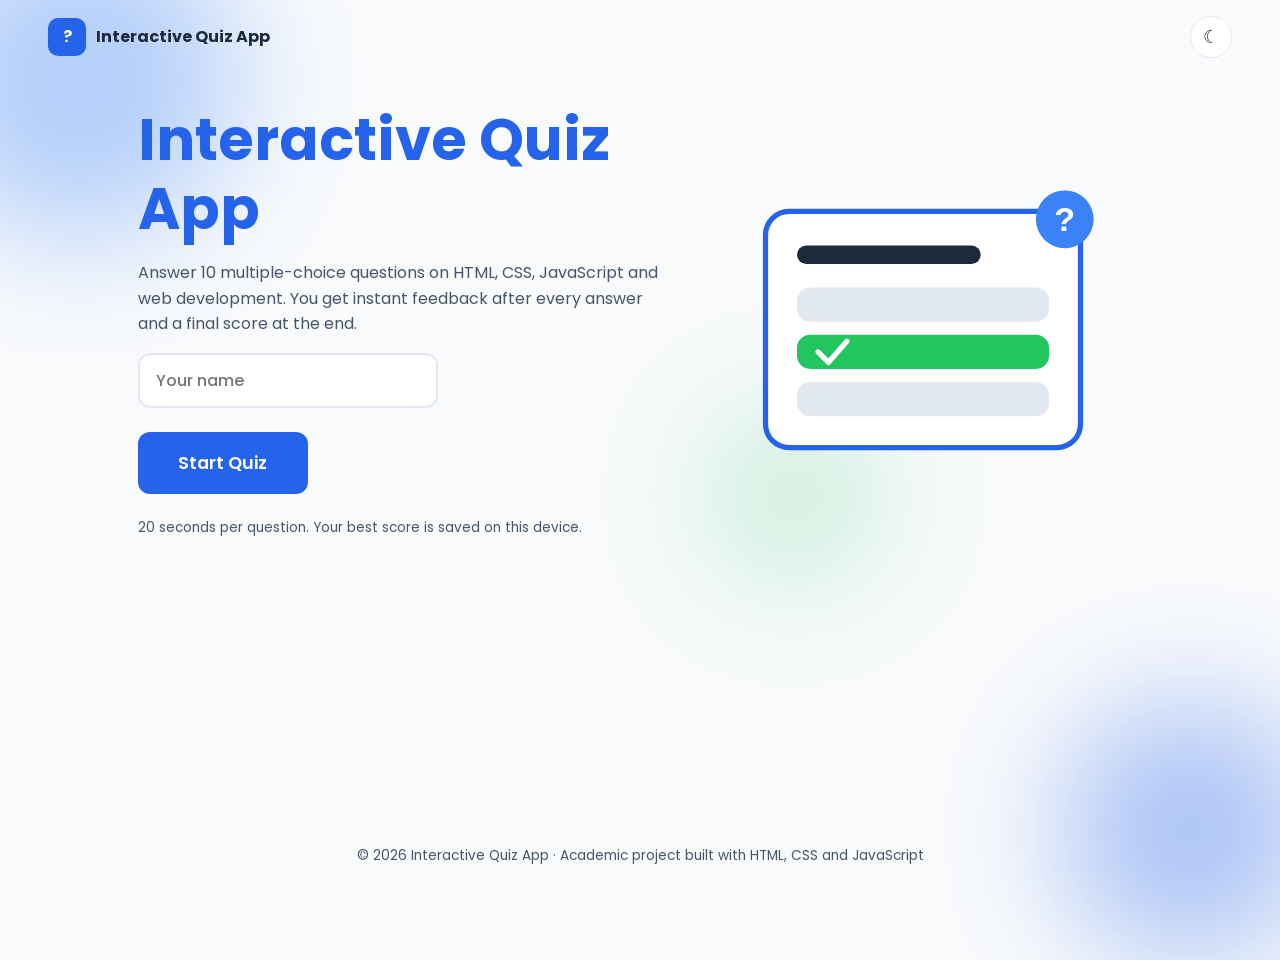
<file: quiz-app/index.html>
<!DOCTYPE html>
<html lang="en">

<head>
  <meta charset="UTF-8">
  <meta name="viewport" content="width=device-width, initial-scale=1.0">
  <meta name="author" content="Your Name">
  <link rel="icon" href="assets/icons/favicon.svg" type="image/svg+xml">
  <link rel="preconnect" href="https://fonts.googleapis.com">
  <link rel="preconnect" href="https://fonts.gstatic.com" crossorigin>
  <link href="https://fonts.googleapis.com/css2?family=Poppins:wght@400;500;600;700&amp;display=swap" rel="stylesheet">
  <link rel="stylesheet" href="css/style.css">
  <title>Interactive Quiz App | Test your web development knowledge</title>
  <meta name="description"
    content="Answer 10 multiple-choice questions about HTML, CSS, JavaScript and web development and get instant feedback.">
  <meta name="keywords" content="quiz, html, css, javascript, web development">
</head>

<body data-page="home">
  <div class="bg-shapes" aria-hidden="true"><span></span><span></span><span></span></div>
  <header class="site-header">
    <a class="brand" href="index.html" data-nav><span class="logo" aria-hidden="true">?</span> Interactive Quiz App</a>
    <button class="icon-btn" id="theme-toggle" type="button" aria-label="Switch to dark mode"
      aria-pressed="false">&#9790;</button>
  </header>
  <main id="main" class="hero">
    <section class="hero-text" aria-labelledby="title">
      <h1 id="title">Interactive Quiz App</h1>
      <p>Answer 10 multiple-choice questions on HTML, CSS, JavaScript and web development. You get instant feedback
        after every answer and a final score at the end.</p>
      <label for="player" class="sr-only">Your name</label>
      <input id="player" class="player-input" type="text" maxlength="30" placeholder="Your name"
        autocomplete="nickname">
      <a class="btn btn-primary" href="quiz.html" data-nav>Start Quiz</a>
      <p class="hint">20 seconds per question. Your best score is saved on this device.</p>
    </section>
    <section class="hero-art" aria-label="Illustration">
      <img src="assets/images/illustration.svg" alt="A quiz card with a correct answer highlighted in green" width="320"
        height="240">
    </section>
  </main>
  <footer class="site-footer">
    <p>&copy; 2026 Interactive Quiz App &middot; Academic project built with HTML, CSS and JavaScript</p>
  </footer>
  <script src="js/app.js"></script>
</body>

</html>
</file>
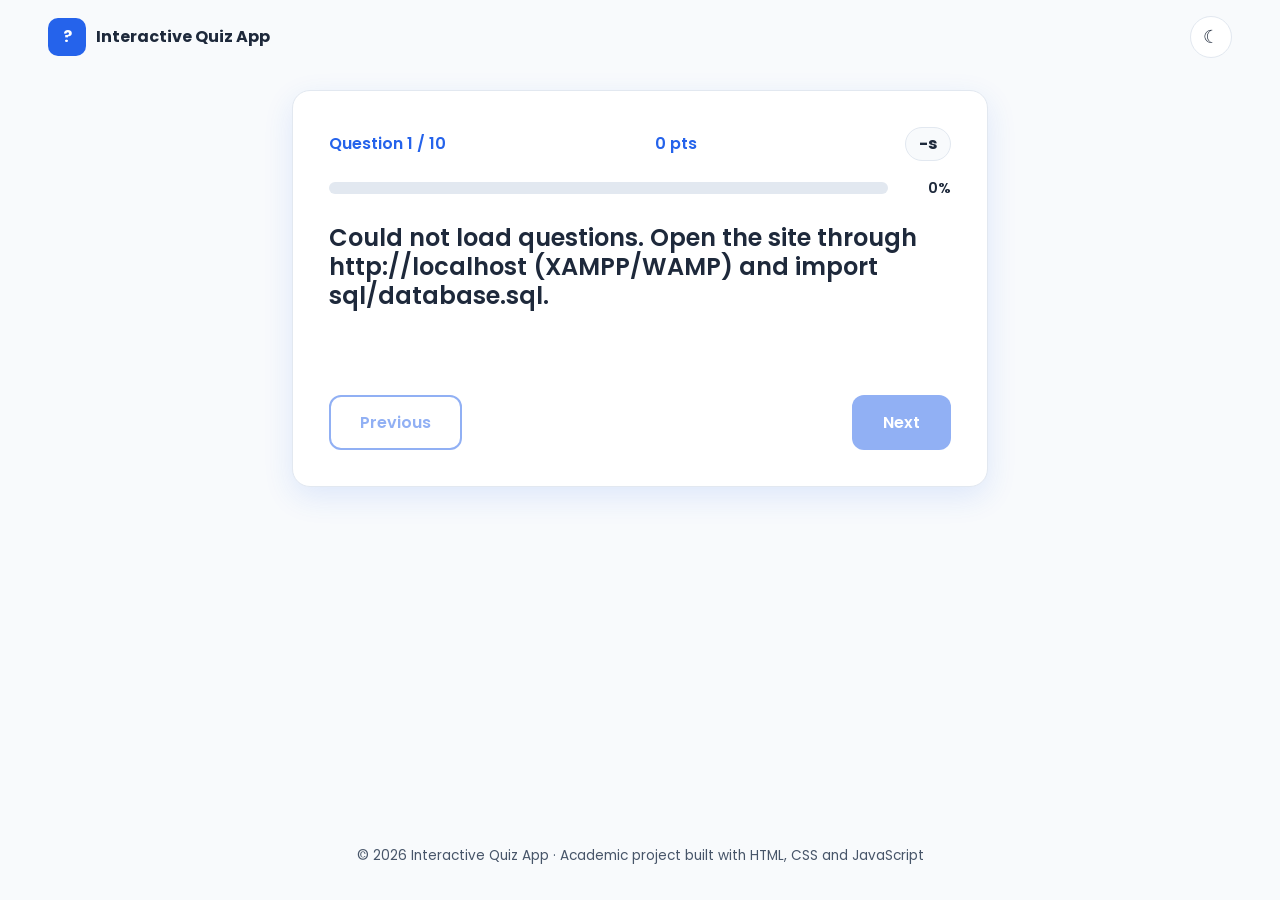
<file: quiz-app/quiz.html>
<!DOCTYPE html>
<html lang="en">

<head>
  <meta charset="UTF-8">
  <meta name="viewport" content="width=device-width, initial-scale=1.0">
  <meta name="author" content="Your Name">
  <link rel="icon" href="assets/icons/favicon.svg" type="image/svg+xml">
  <link rel="preconnect" href="https://fonts.googleapis.com">
  <link rel="preconnect" href="https://fonts.gstatic.com" crossorigin>
  <link href="https://fonts.googleapis.com/css2?family=Poppins:wght@400;500;600;700&amp;display=swap" rel="stylesheet">
  <link rel="stylesheet" href="css/style.css">
  <link rel="stylesheet" href="css/quiz.css">
  <title>Quiz | Interactive Quiz App</title>
  <meta name="description" content="Answer web development questions and see instant feedback.">
</head>

<body data-page="quiz">
  <header class="site-header">
    <a class="brand" href="index.html" data-nav><span class="logo" aria-hidden="true">?</span> Interactive Quiz App</a>
    <button class="icon-btn" id="theme-toggle" type="button" aria-label="Switch to dark mode"
      aria-pressed="false">&#9790;</button>
  </header>
  <main id="main" class="quiz-wrap">
    <section class="card quiz-card" aria-labelledby="question">
      <div class="quiz-top">
        <p id="counter" class="counter" aria-live="polite">Question 1 / 10</p>
        <p class="counter"><span id="live">0</span> pts</p>
        <p class="timer" aria-label="Time left"><span id="timer">20</span>s</p>
      </div>
      <div class="progress-row">
        <div class="progress" id="progress" role="progressbar" aria-label="Quiz progress" aria-valuemin="0"
          aria-valuemax="100" aria-valuenow="0">
          <div class="bar" id="bar"></div>
        </div>
        <span id="percent" class="percent">0%</span>
      </div>
      <h1 id="question" class="question" tabindex="-1"></h1>
      <div id="answers" class="answers" role="group" aria-labelledby="question"></div>
      <p id="feedback" class="feedback" role="status" aria-live="assertive"></p>
      <div class="nav-btns">
        <button class="btn btn-ghost" id="prev" type="button">Previous</button>
        <button class="btn btn-primary" id="next" type="button" disabled>Next</button>
      </div>
    </section>
  </main>
  <footer class="site-footer">
    <p>&copy; 2026 Interactive Quiz App &middot; Academic project built with HTML, CSS and JavaScript</p>
  </footer>
  <script src="js/app.js"></script>
  <script src="js/quiz.js"></script>
</body>

</html>
</file>
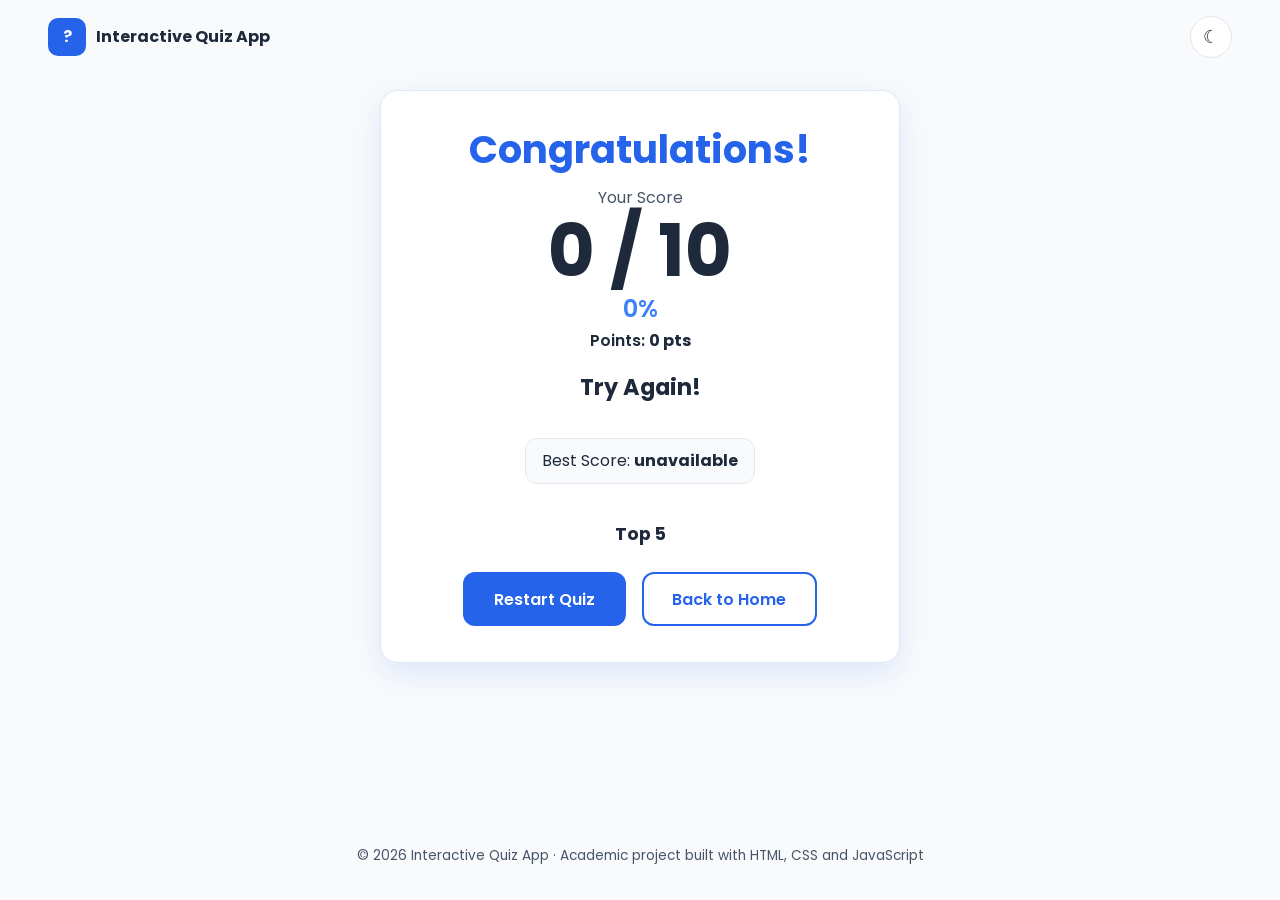
<file: quiz-app/result.html>
<!DOCTYPE html>
<html lang="en">

<head>
  <meta charset="UTF-8">
  <meta name="viewport" content="width=device-width, initial-scale=1.0">
  <meta name="author" content="Your Name">
  <link rel="icon" href="assets/icons/favicon.svg" type="image/svg+xml">
  <link rel="preconnect" href="https://fonts.googleapis.com">
  <link rel="preconnect" href="https://fonts.gstatic.com" crossorigin>
  <link href="https://fonts.googleapis.com/css2?family=Poppins:wght@400;500;600;700&amp;display=swap" rel="stylesheet">
  <link rel="stylesheet" href="css/style.css">
  <link rel="stylesheet" href="css/result.css">
  <title>Your result | Interactive Quiz App</title>
  <meta name="description" content="See your quiz score and your best score.">
</head>

<body data-page="result">
  <canvas id="confetti" aria-hidden="true"></canvas>
  <header class="site-header">
    <a class="brand" href="index.html" data-nav><span class="logo" aria-hidden="true">?</span> Interactive Quiz App</a>
    <button class="icon-btn" id="theme-toggle" type="button" aria-label="Switch to dark mode"
      aria-pressed="false">&#9790;</button>
  </header>
  <main id="main" class="result-wrap">
    <section class="card result-card" aria-labelledby="congrats">
      <h1 id="congrats">Congratulations!</h1>
      <p class="label">Your Score</p>
      <p class="score" id="score">0 / 10</p>
      <p class="pct" id="pct">0%</p>
      <p class="pts">Points: <strong id="points">0</strong></p>
      <p class="msg" id="msg" role="status"></p>
      <p class="best">Best Score: <strong id="best">0 pts</strong></p>
      <h2 class="top-title">Top 5</h2>
      <ol id="top" class="top"></ol>
      <div class="result-btns">
        <a class="btn btn-primary" href="quiz.html" data-nav>Restart Quiz</a>
        <a class="btn btn-ghost" href="index.html" data-nav>Back to Home</a>
      </div>
    </section>
  </main>
  <footer class="site-footer">
    <p>&copy; 2026 Interactive Quiz App &middot; Academic project built with HTML, CSS and JavaScript</p>
  </footer>
  <script src="js/app.js"></script>
</body>

</html>
</file>
<file: quiz-app/css/style.css>
/* ===== Variables & dark theme ===== */
:root {
  --primary: #2563eb;
  --secondary: #3b82f6;
  --bg: #f8fafc;
  --card: #ffffff;
  --correct: #22c55e;
  --wrong: #ef4444;
  --text: #1e293b;
  --muted: #475569;
  --border: #e2e8f0;
  --shadow: 0 10px 30px rgba(37, 99, 235, 0.12);
  --radius: 18px;
}
[data-theme="dark"] {
  --bg: #0f172a;
  --card: #1e293b;
  --text: #f1f5f9;
  --muted: #cbd5e1;
  --border: #334155;
  --shadow: 0 10px 30px rgba(0, 0, 0, 0.45);
}
/* ===== Base ===== */
*,
*::before,
*::after {
  box-sizing: border-box;
}
body {
  margin: 0;
  min-height: 100vh;
  display: flex;
  flex-direction: column;
  font-family: "Poppins", system-ui, sans-serif;
  background: var(--bg);
  color: var(--text);
  line-height: 1.6;
  transition:
    background 0.3s,
    color 0.3s;
  animation: pageIn 0.4s ease both;
}
body.leaving {
  animation: pageOut 0.25s ease forwards;
}
@keyframes pageIn {
  from {
    opacity: 0;
    transform: translateY(12px);
  }
  to {
    opacity: 1;
    transform: none;
  }
}
@keyframes pageOut {
  to {
    opacity: 0;
    transform: translateY(-8px);
  }
}
h1 {
  line-height: 1.2;
  margin: 0 0 0.75rem;
}
a {
  color: inherit;
}
:focus-visible {
  outline: 3px solid var(--secondary);
  outline-offset: 3px;
  border-radius: 8px;
}
::-webkit-scrollbar {
  width: 10px;
}
::-webkit-scrollbar-track {
  background: var(--bg);
}
::-webkit-scrollbar-thumb {
  background: var(--secondary);
  border-radius: 8px;
}
/* ===== Header / footer ===== */
.site-header {
  display: flex;
  justify-content: space-between;
  align-items: center;
  padding: 1rem clamp(1rem, 4vw, 3rem);
  position: relative;
  z-index: 2;
}
.brand {
  display: flex;
  align-items: center;
  gap: 0.6rem;
  font-weight: 700;
  text-decoration: none;
}
.logo {
  display: grid;
  place-items: center;
  width: 38px;
  height: 38px;
  border-radius: 10px;
  background: var(--primary);
  color: #fff;
}
.icon-btn {
  width: 42px;
  height: 42px;
  border-radius: 50%;
  border: 1px solid var(--border);
  background: var(--card);
  color: var(--text);
  font-size: 1.1rem;
  cursor: pointer;
  transition:
    transform 0.2s,
    box-shadow 0.2s;
}
.icon-btn:hover {
  transform: scale(1.1);
  box-shadow: var(--shadow);
}
.site-footer {
  margin-top: auto;
  padding: 1.25rem;
  text-align: center;
  color: var(--muted);
  font-size: 0.85rem;
  position: relative;
  z-index: 2;
}
main {
  position: relative;
  z-index: 1;
}
/* ===== Cards & buttons ===== */
.card {
  background: var(--card);
  border-radius: var(--radius);
  box-shadow: var(--shadow);
  padding: clamp(1.25rem, 4vw, 2.25rem);
  border: 1px solid var(--border);
}
.btn {
  position: relative;
  overflow: hidden;
  display: inline-block;
  padding: 0.8rem 1.8rem;
  border-radius: 12px;
  border: 2px solid transparent;
  font:
    600 1rem "Poppins",
    sans-serif;
  text-decoration: none;
  cursor: pointer;
  transition:
    transform 0.2s,
    box-shadow 0.2s,
    background 0.2s;
}
.btn:hover:not(:disabled) {
  transform: translateY(-2px);
  box-shadow: 0 8px 18px rgba(37, 99, 235, 0.3);
}
.btn:active:not(:disabled) {
  transform: scale(0.97);
}
.btn-primary {
  background: var(--primary);
  color: #fff;
}
.btn-primary:hover:not(:disabled) {
  background: #1d4ed8;
}
.btn-ghost {
  background: transparent;
  color: var(--primary);
  border-color: var(--primary);
}
[data-theme="dark"] .btn-ghost {
  color: #93c5fd;
  border-color: #93c5fd;
}
.btn:disabled {
  opacity: 0.5;
  cursor: not-allowed;
}
.ripple {
  position: absolute;
  border-radius: 50%;
  background: rgba(255, 255, 255, 0.5);
  transform: scale(0);
  animation: ripple 0.6s linear;
  pointer-events: none;
}
@keyframes ripple {
  to {
    transform: scale(4);
    opacity: 0;
  }
}
/* ===== Home ===== */
.bg-shapes span {
  position: fixed;
  border-radius: 50%;
  filter: blur(60px);
  opacity: 0.35;
  z-index: 0;
  animation: float 14s ease-in-out infinite;
}
.bg-shapes span:nth-child(1) {
  width: 320px;
  height: 320px;
  background: var(--secondary);
  top: -80px;
  left: -80px;
}
.bg-shapes span:nth-child(2) {
  width: 260px;
  height: 260px;
  background: var(--primary);
  bottom: -60px;
  right: -40px;
  animation-delay: -5s;
}
.bg-shapes span:nth-child(3) {
  width: 180px;
  height: 180px;
  background: var(--correct);
  top: 45%;
  left: 55%;
  animation-delay: -9s;
  opacity: 0.2;
}
@keyframes float {
  50% {
    transform: translate(40px, -30px) scale(1.1);
  }
}
.hero {
  display: grid;
  grid-template-columns: 1.1fr 0.9fr;
  gap: 2rem;
  align-items: center;
  max-width: 1100px;
  margin: 0 auto;
  padding: 2rem clamp(1rem, 4vw, 3rem);
}
.hero-text h1 {
  font-size: clamp(2.2rem, 5vw, 3.6rem);
  font-weight: 700;
  color: var(--primary);
}
[data-theme="dark"] .hero-text h1 {
  color: #93c5fd;
}
.hero-text p {
  color: var(--muted);
  max-width: 52ch;
}
.hero-text .btn {
  margin-top: 0.75rem;
  font-size: 1.1rem;
  padding: 1rem 2.4rem;
}
.hint {
  font-size: 0.85rem;
  margin-top: 1rem;
}
.hero-art img {
  width: 100%;
  height: auto;
  max-width: 420px;
  display: block;
  margin: 0 auto;
  animation: bob 4s ease-in-out infinite;
}
.player-input {
  display: block;
  margin: 0.75rem 0;
  padding: 0.8rem 1rem;
  width: 100%;
  max-width: 300px;
  border-radius: 12px;
  border: 2px solid var(--border);
  background: var(--card);
  color: var(--text);
  font:
    500 1rem "Poppins",
    sans-serif;
}
.sr-only {
  position: absolute;
  width: 1px;
  height: 1px;
  overflow: hidden;
  clip: rect(0 0 0 0);
}
@keyframes bob {
  50% {
    transform: translateY(-12px);
  }
}
@media (max-width: 768px) {
  .hero {
    grid-template-columns: 1fr;
    text-align: center;
  }
  .hero-text p {
    margin-inline: auto;
  }
}
@media (prefers-reduced-motion: reduce) {
  *,
  *::before,
  *::after {
    animation-duration: 0.01ms !important;
    animation-iteration-count: 1 !important;
    transition-duration: 0.01ms !important;
  }
}
</file>
<file: quiz-app/css/quiz.css>
.quiz-wrap {
  width: 100%;
  max-width: 760px;
  margin: 0 auto;
  padding: 1rem clamp(0.75rem, 4vw, 2rem) 2rem;
}
.quiz-card {
  animation: slideUp 0.5s ease both;
}
@keyframes slideUp {
  from {
    opacity: 0;
    transform: translateY(24px);
  }
  to {
    opacity: 1;
    transform: none;
  }
}
.quiz-top {
  display: flex;
  justify-content: space-between;
  align-items: center;
}
.counter {
  margin: 0;
  font-weight: 600;
  color: var(--primary);
}
[data-theme="dark"] .counter {
  color: #93c5fd;
}
.timer {
  margin: 0;
  font-weight: 700;
  padding: 0.2rem 0.8rem;
  border-radius: 999px;
  background: var(--bg);
  border: 1px solid var(--border);
}
.timer.low {
  color: var(--wrong);
  border-color: var(--wrong);
  animation: pulse 0.6s infinite alternate;
}
@keyframes pulse {
  to {
    transform: scale(1.1);
  }
}
.progress-row {
  display: flex;
  align-items: center;
  gap: 0.75rem;
  margin: 1rem 0 1.5rem;
}
.progress {
  flex: 1;
  height: 12px;
  background: var(--border);
  border-radius: 999px;
  overflow: hidden;
}
.bar {
  height: 100%;
  width: 0;
  background: linear-gradient(90deg, var(--primary), var(--secondary));
  border-radius: 999px;
  transition: width 0.6s ease;
}
.percent {
  min-width: 3.2rem;
  text-align: right;
  font-weight: 600;
  font-size: 0.9rem;
}
.question {
  font-size: clamp(1.15rem, 3vw, 1.5rem);
  font-weight: 600;
  outline: none;
  animation: fadeIn 0.4s ease;
}
@keyframes fadeIn {
  from {
    opacity: 0;
  }
  to {
    opacity: 1;
  }
}
.answers {
  display: grid;
  gap: 0.8rem;
  margin: 1.25rem 0;
}
.answer {
  display: flex;
  align-items: center;
  gap: 0.9rem;
  width: 100%;
  text-align: left;
  padding: 0.9rem 1rem;
  border-radius: 14px;
  border: 2px solid var(--border);
  background: var(--card);
  color: var(--text);
  font:
    500 1rem "Poppins",
    sans-serif;
  cursor: pointer;
  transition:
    transform 0.2s,
    border-color 0.2s,
    background 0.2s;
}
.answer:hover:not(.locked) {
  border-color: var(--secondary);
  transform: translateX(4px);
}
.letter {
  display: grid;
  place-items: center;
  flex: none;
  width: 34px;
  height: 34px;
  border-radius: 50%;
  background: var(--bg);
  font-weight: 700;
  border: 1px solid var(--border);
}
.icon {
  margin-left: auto;
  font-weight: 700;
}
.answer.locked {
  cursor: default;
}
.answer.correct {
  background: var(--correct);
  border-color: var(--correct);
  color: #052e16;
  animation: pop 0.4s ease;
}
.answer.wrong {
  background: var(--wrong);
  border-color: var(--wrong);
  color: #fff;
  animation: shake 0.4s ease;
}
.answer.correct .letter,
.answer.wrong .letter {
  background: rgba(255, 255, 255, 0.85);
  color: #1e293b;
}
@keyframes pop {
  50% {
    transform: scale(1.03);
  }
}
@keyframes shake {
  25% {
    transform: translateX(-8px);
  }
  75% {
    transform: translateX(8px);
  }
}
.feedback {
  min-height: 1.8rem;
  margin: 0;
  font-weight: 700;
  font-size: 1.1rem;
}
.feedback.ok {
  color: #15803d;
}
.feedback.bad {
  color: #b91c1c;
}
[data-theme="dark"] .feedback.ok {
  color: #4ade80;
}
[data-theme="dark"] .feedback.bad {
  color: #f87171;
}
.nav-btns {
  display: flex;
  justify-content: space-between;
  gap: 1rem;
  margin-top: 1rem;
}
@media (max-width: 480px) {
  .btn {
    padding: 0.75rem 1.2rem;
  }
  .answer {
    padding: 0.75rem;
  }
}

.quiz-card.swap .question,
.quiz-card.swap .answers {
  animation: swapIn 0.4s ease both;
}
@keyframes swapIn {
  from {
    opacity: 0;
    transform: translateX(30px);
  }
  to {
    opacity: 1;
    transform: none;
  }
}
</file>
<file: quiz-app/css/result.css>
#confetti {
  position: fixed;
  inset: 0;
  width: 100%;
  height: 100%;
  pointer-events: none;
  z-index: 5;
}
.result-wrap {
  display: grid;
  place-items: center;
  padding: 1rem clamp(0.75rem, 4vw, 2rem) 2rem;
}
.result-card {
  width: 100%;
  max-width: 520px;
  text-align: center;
  animation: scaleIn 0.5s ease both;
}
@keyframes scaleIn {
  from {
    opacity: 0;
    transform: scale(0.9);
  }
  to {
    opacity: 1;
    transform: none;
  }
}
.result-card h1 {
  font-size: clamp(1.8rem, 5vw, 2.4rem);
  color: var(--primary);
}
[data-theme="dark"] .result-card h1 {
  color: #93c5fd;
}
.label {
  margin: 0;
  color: var(--muted);
}
.score {
  margin: 0;
  font-size: clamp(3rem, 12vw, 4.5rem);
  font-weight: 700;
  line-height: 1.1;
}
.pct {
  margin: 0;
  font-size: 1.5rem;
  font-weight: 600;
  color: var(--secondary);
}
.msg {
  font-size: 1.4rem;
  font-weight: 700;
  margin: 1rem 0;
}
.best {
  background: var(--bg);
  border: 1px solid var(--border);
  border-radius: 12px;
  padding: 0.6rem 1rem;
  display: inline-block;
}
.result-btns {
  display: flex;
  flex-wrap: wrap;
  gap: 1rem;
  justify-content: center;
  margin-top: 1.5rem;
}

.pts {
  margin: 0;
  font-weight: 600;
}
.top-title {
  font-size: 1.1rem;
  margin: 1.2rem 0 0.4rem;
}
.top {
  text-align: left;
  max-width: 300px;
  margin: 0 auto;
  color: var(--muted);
}
</file>
